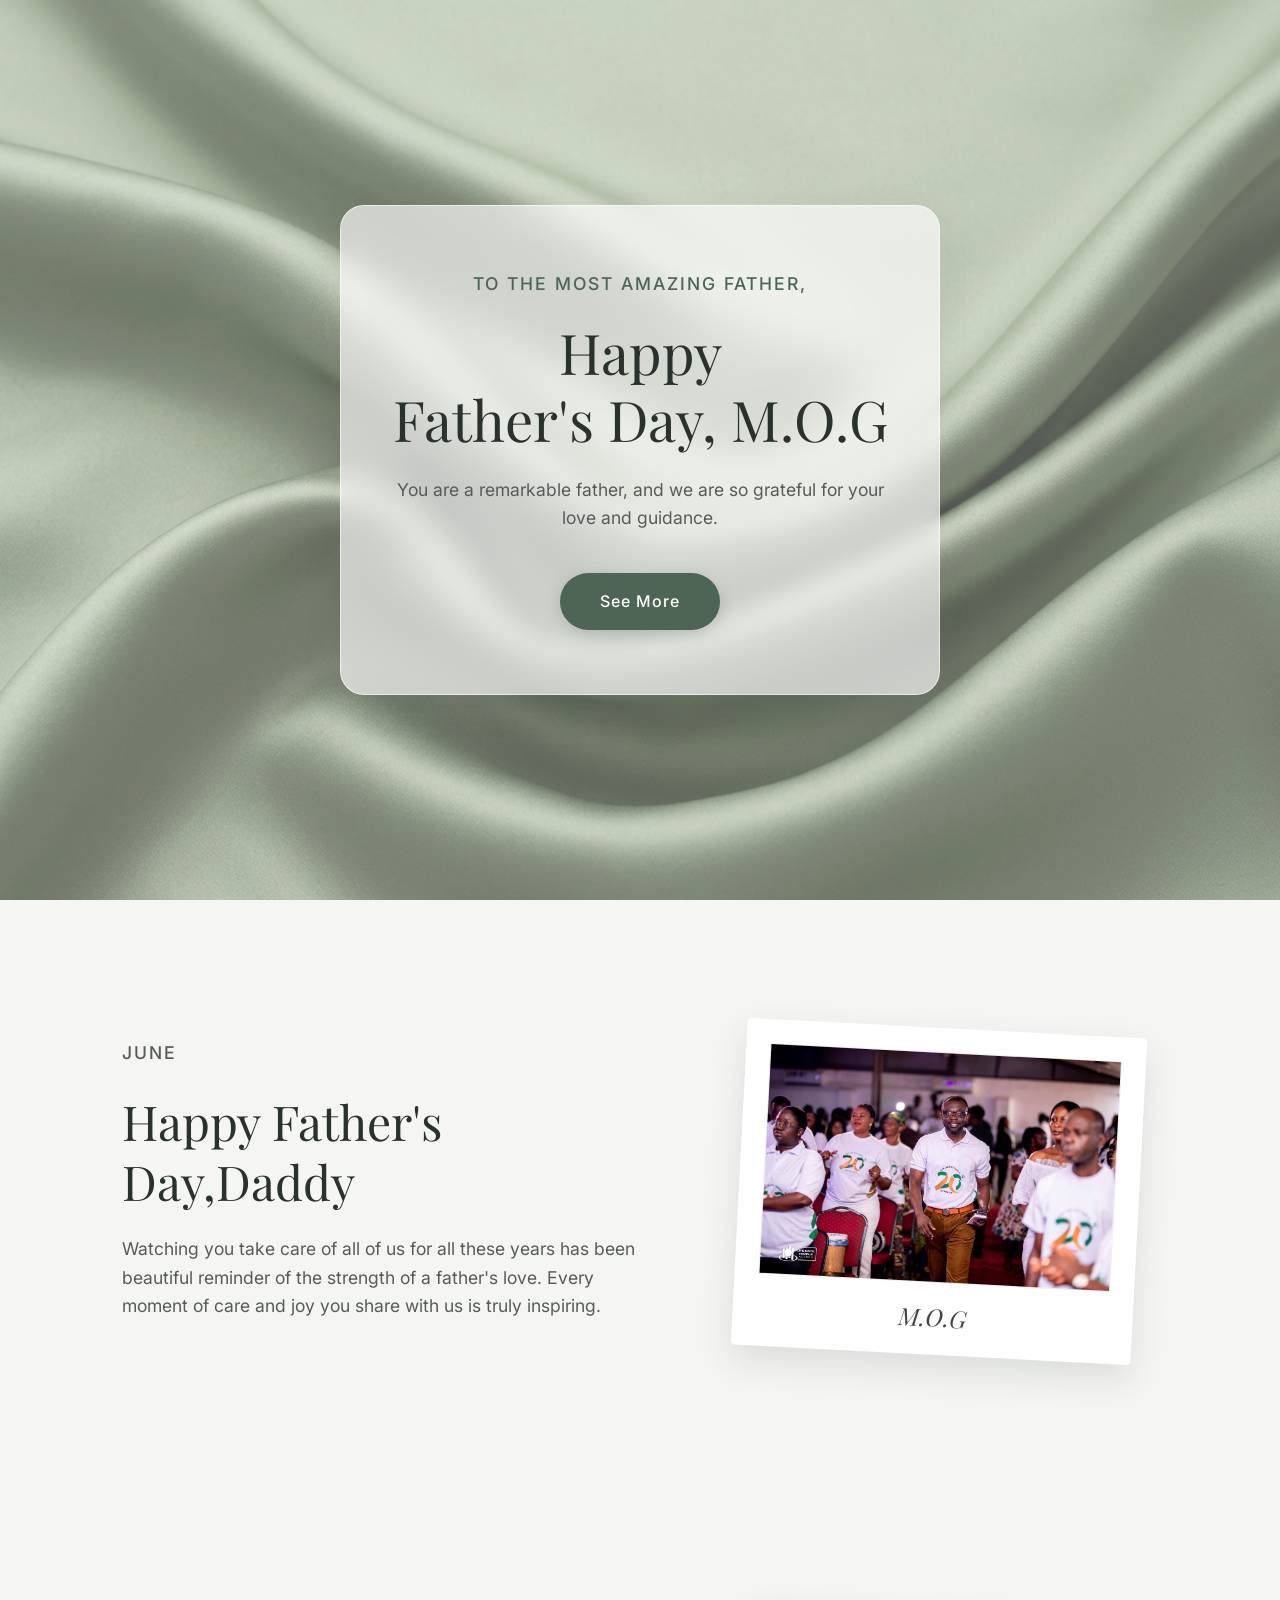
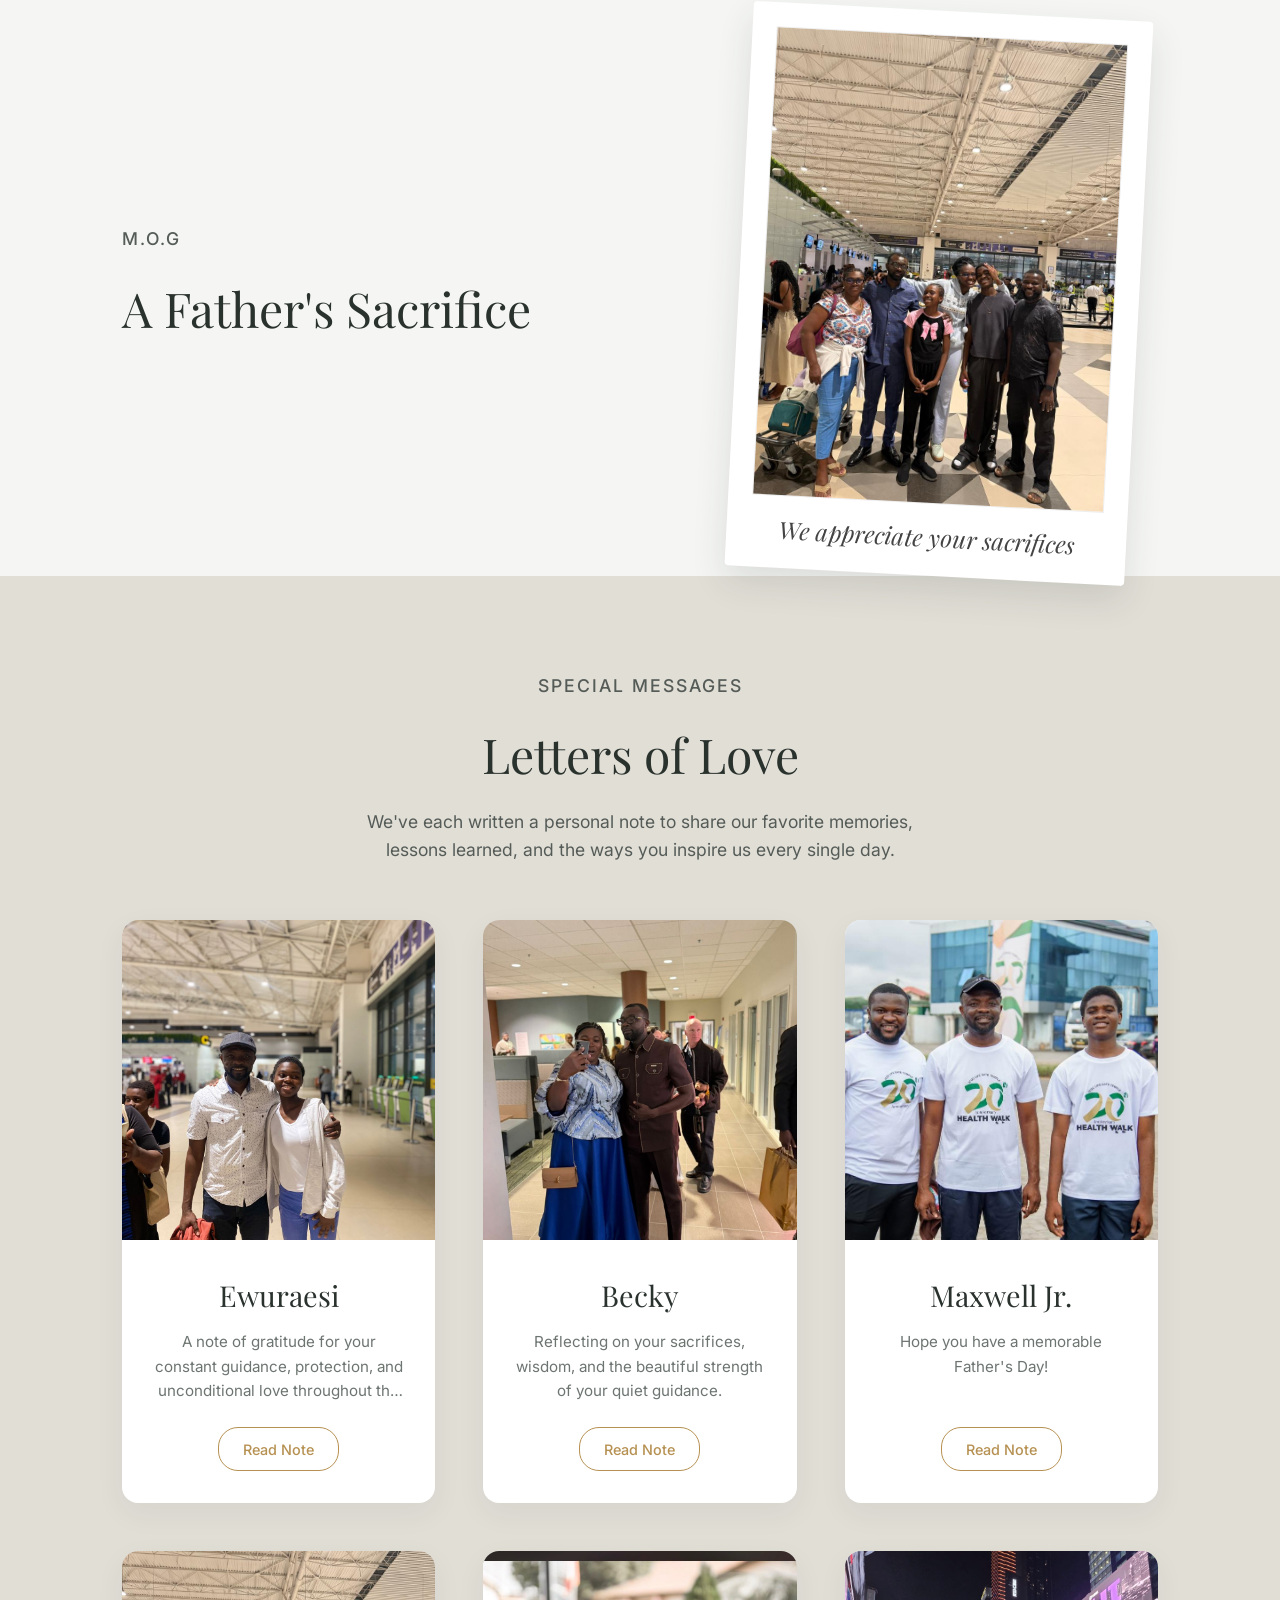
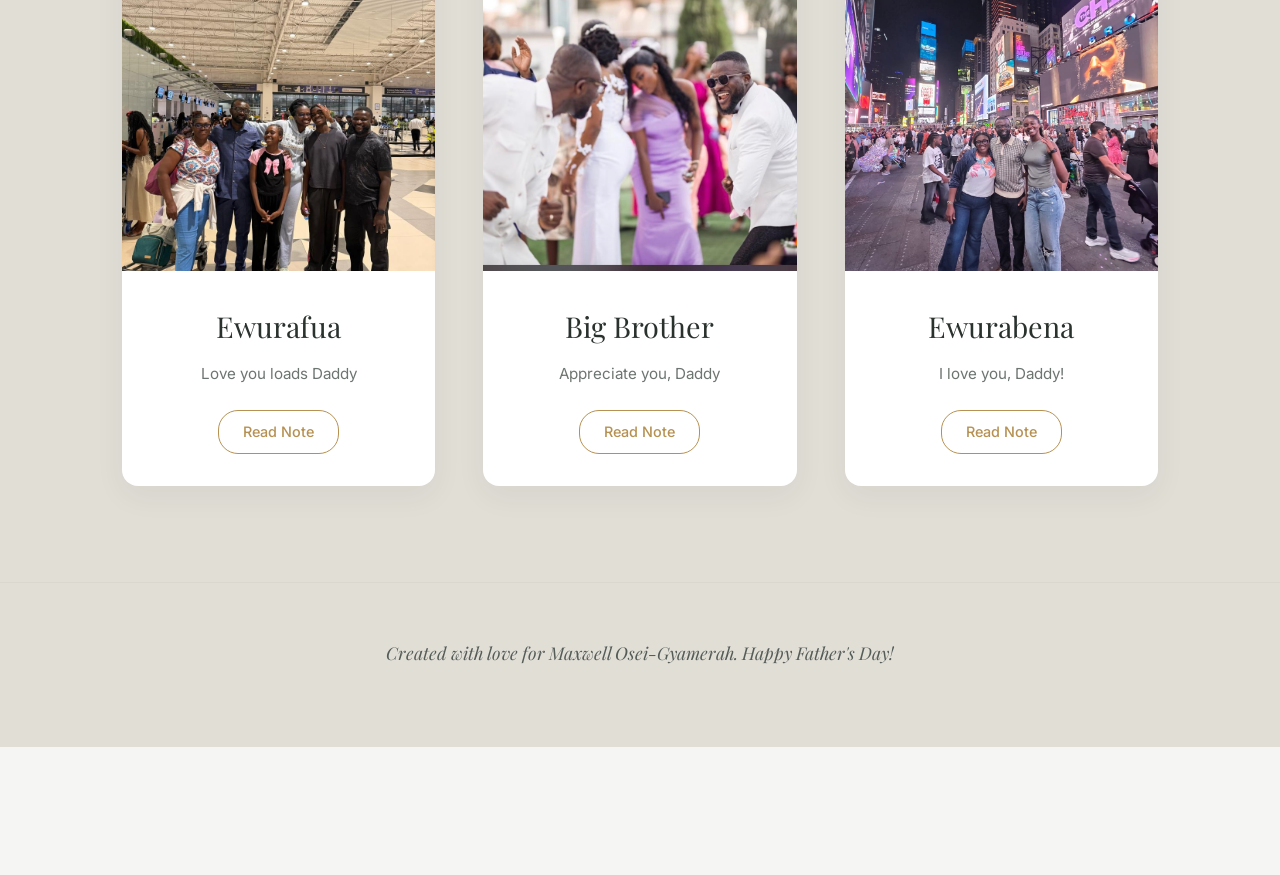
<file: Father's love/index.html>
<!DOCTYPE html>
<html lang="en">

<head>
    <meta charset="UTF-8">
    <meta name="viewport" content="width=device-width, initial-scale=1.0">
    <meta name="description" content="A special Father's Day website for a wonderful father">
    <title>Happy Father's Day!</title>
    <link rel="preconnect" href="https://fonts.googleapis.com">
    <link rel="preconnect" href="https://fonts.gstatic.com" crossorigin>
    <link href="https://fonts.googleapis.com/css2?family=Inter:wght@300;400;500&family=Playfair+Display:ital,wght@0,400;0,600;1,400&display=swap" rel="stylesheet">
    <link rel="stylesheet" href="style.css">
</head>

<body>
    <!-- Hero Section -->
    <div class="hero">
        <div class="hero-content fade-in-element">
            <!-- Customization note: You can change the subtitle below -->
            <p class="subtitle">To the most amazing father,</p>
            <!-- Customization note: Change "David" to the father's name -->
            <h1>Happy <br>Father's Day, M.O.G</h1>
            <p class="hero-text">You are a remarkable father, and we are so grateful for your love and guidance.</p>
            <a href="#delwin" class="btn-scroll">See More</a>
        </div>
    </div>

    <!-- Polaroid Baby Section -->
    <section id="delwin" class="section delwin-section">
        <div class="container">
            <div class="content-split fade-in-element">
                <div class="text-content">
                    <!-- Customization note: Change the month of birth below -->
                    <p class="date">June</p>
                    <!-- Customization note: Change "Delwin" to the child's name -->
                    <h2>Happy Father's Day,Daddy</h2>
                    <p>Watching you take care of all of us for all these years has been beautiful reminder of the strength of a father's love. Every moment of care and joy you share with us is truly inspiring.</p>
                </div>
                <div class="image-content">
                    <div class="image-frame polaroid">
                        <img src="images/Fathersolo.JPEG" alt="Baby Delwin photo">
                        <!-- Customization note: Change child name in the caption below -->
                        <div class="caption">M.O.G</div>
                    </div>
                </div> 
            </div>
        </div>
    </section>

   

    <!-- Polaroid Baby Section -->
    <section id="delwin" class="section delwin-section">
        <div class="container">
            <div class="content-split fade-in-element">
                <div class="text-content">
                   
                    <p class="date">M.O.G</p>
                    
                    <h2>A Father's Sacrifice</h2>
                    <p></p>
                </div>
                <div class="image-content">
                    <div class="image-frame polaroid">
                        <img src="images/Familyairport.JPG" alt="Baby Delwin photo">
                        <!-- Customization note: Change child name in the caption below -->
                        <div class="caption">We appreciate your sacrifices</div>
                    </div>
                </div> 
            </div>
        </div>
    <!-- Sibling Notes Grid Section -->
    <section class="section sibling-section">
        <div class="container fade-in-element">
            <div style="text-align: center; margin-bottom: 3rem;">
                <p class="date">Special Messages</p>
                <h2>Letters of Love</h2>
                <p style="max-width: 600px; margin-inline: auto;">We've each written a personal note to share our favorite memories, lessons learned, and the ways you inspire us every single day.</p>
            </div>
            
            <div class="sibling-grid">
                <!-- Ewuraesi Card -->
                <a href="sibling-ewuraesi.html" class="sibling-card">
                    <div class="sibling-card-img-wrapper">
                        <img src="images/Ewuraesi.jpg" alt="Ewuraesi and Family">
                    </div>
                    <div class="sibling-card-content">
                        <h3>Ewuraesi</h3>
                        <p>A note of gratitude for your constant guidance, protection, and unconditional love throughout the years.</p>
                        <span class="btn-read">Read Note</span>
                    </div>
                </a>

                <!-- Becky Card -->
                <a href="Becky.html" class="sibling-card">
                    <div class="sibling-card-img-wrapper">
                        <img src="images/husbandandWife.JPG" alt="Husband and wife">
                    </div>
                    <div class="sibling-card-content">
                        <h3>Becky</h3>
                        <p>Reflecting on your sacrifices, wisdom, and the beautiful strength of your quiet guidance.</p>
                        <span class="btn-read">Read Note</span>
                    </div>
                </a>


                <!-- Maxwell Jr Card -->
                <a href="Maxwell Jr.html" class="sibling-card">
                    <div class="sibling-card-img-wrapper">
                        <img src="images/maxwelljr.jpg" alt="Husband and wife">
                    </div>
                    <div class="sibling-card-content">
                        <h3>Maxwell Jr.</h3>
                        <p>Hope you have a memorable Father's Day!</p>
                        <span class="btn-read">Read Note</span>
                    </div>
                </a>

                <!-- Ewurafua Card -->
                <a href="Ewurafua.html" class="sibling-card">
                    <div class="sibling-card-img-wrapper">
                        <img src="images/Familyairport.JPG" alt="Father and daughter">
                    </div>
                    <div class="sibling-card-content">
                        <h3>Ewurafua</h3>
                        <p>Love you loads Daddy</p>
                        <span class="btn-read">Read Note</span>
                    </div>
                </a>

                <!-- Big Brother Card -->
                <a href="BigBro.html" class="sibling-card">
                    <div class="sibling-card-img-wrapper">
                        <img src="images/fatherandson.JPEG" alt="Father and son">
                    </div>
                    <div class="sibling-card-content">
                        <h3>Big Brother</h3>
                        <p>Appreciate you, Daddy</p>
                        <span class="btn-read">Read Note</span>
                    </div>
                </a> 

                <!-- Ewurabena Card -->
                <a href="Ewurabena.html" class="sibling-card">
                    <div class="sibling-card-img-wrapper">
                        <img src="images/Ewurabena.JPG" alt="Family Photo">
                    </div>
                    <div class="sibling-card-content">
                        <h3>Ewurabena</h3>
                        <p>I love you, Daddy!</p>
                        <span class="btn-read">Read Note</span>
                    </div>
                </a>
            </div>
        </div>
    </section>

    <!-- Footer -->
    <footer>
        <!-- Customization note: Change name below -->
        <p>Created with love for Maxwell Osei-Gyamerah. Happy Father's Day!</p>
    </footer>

    <script src="script.js"></script>
</body>

</html>
</file>
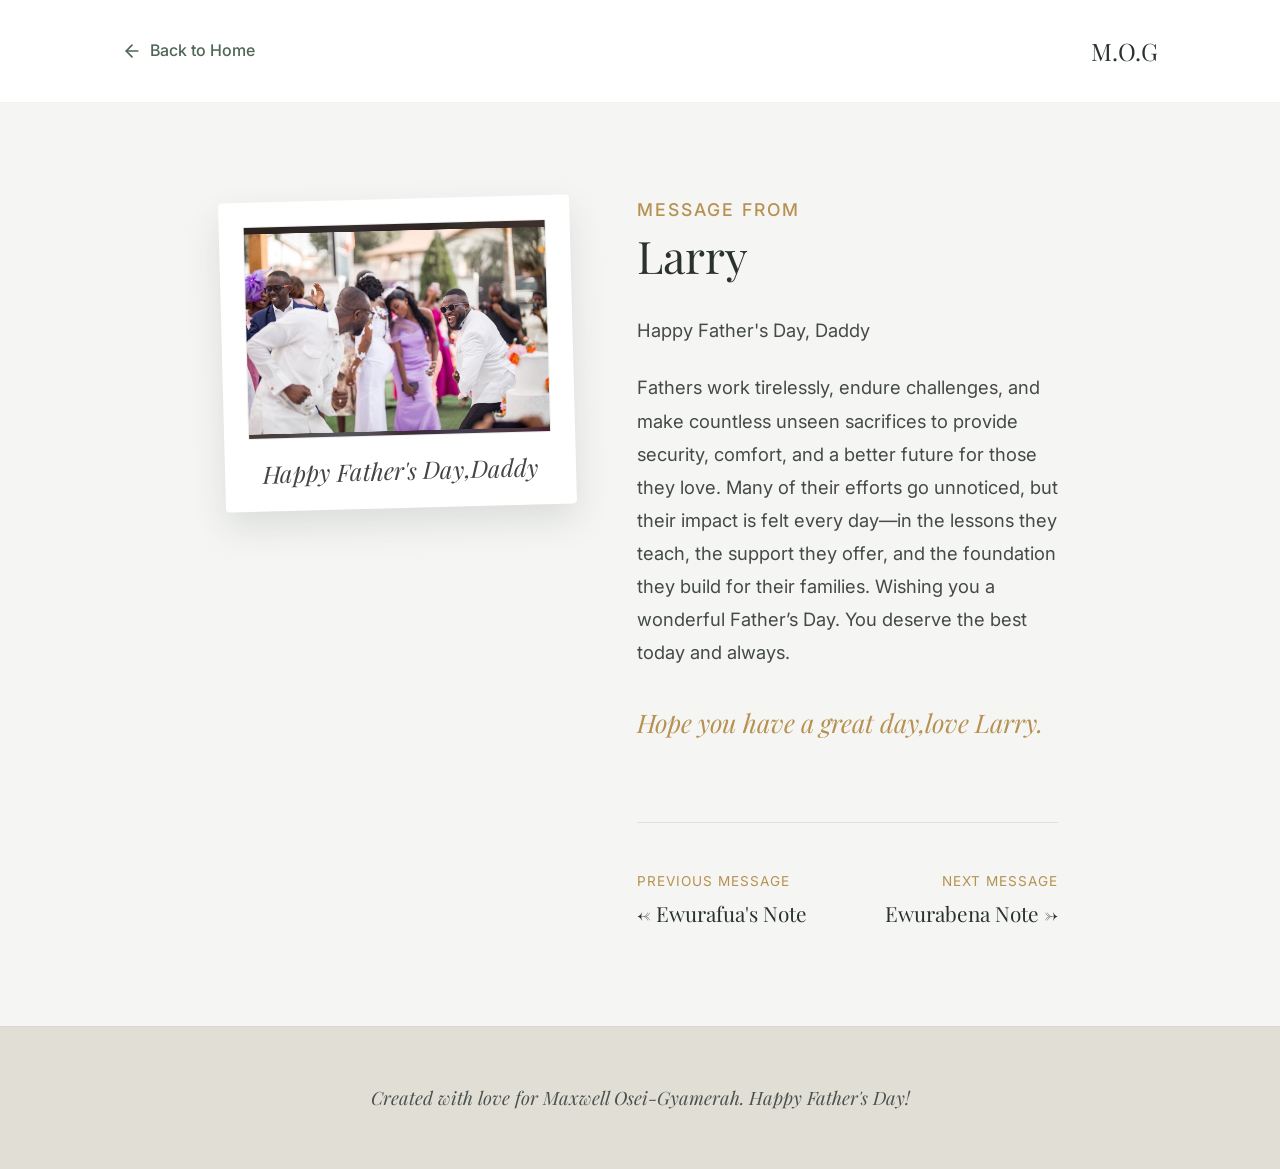
<file: Father's love/BigBro.html>
<!DOCTYPE html>
<html lang="en">

<head>
    <meta charset="UTF-8">
    <meta name="viewport" content="width=device-width, initial-scale=1.0">
    <meta name="description" content="A note from Delwin - Happy Father's Day">
    <title>Big Bro's Note | Happy Father's Day</title>
    <link rel="preconnect" href="https://fonts.googleapis.com">
    <link rel="preconnect" href="https://fonts.gstatic.com" crossorigin>
    <link href="https://fonts.googleapis.com/css2?family=Inter:wght@300;400;500&family=Playfair+Display:ital,wght@0,400;0,600;1,400&display=swap" rel="stylesheet">
    <link rel="stylesheet" href="style.css">
</head>

<body>
    <!-- Sibling Header -->
    <header class="sibling-page-header">
        <div class="container">
            <a href="index.html" class="back-btn">
                <svg width="20" height="20" viewBox="0 0 24 24" fill="none" stroke="currentColor" stroke-width="2" stroke-linecap="round" stroke-linejoin="round">
                    <line x1="19" y1="12" x2="5" y2="12"></line>
                    <polyline points="12 19 5 12 12 5"></polyline>
                </svg>
                Back to Home
            </a>
            <span class="sibling-page-title">M.O.G</span>
        </div>
    </header>

    <!-- Sibling Detail Section -->
    <section class="sibling-detail-section">
        <div class="container sibling-note-container">
            <div class="sibling-note-wrapper">
                <!-- Image Side -->
                <div class="sibling-note-image fade-in-element">
                    <div class="image-frame polaroid">
                        <img src="images/fatherandson.JPEG" alt="Father and son">
                        <div class="caption">Happy Father's Day,Daddy</div>
                    </div>
                </div>

                <!-- Text Note Side -->
                <div class="sibling-note-text fade-in-element">
                    <h2>
                        <span>Message from</span>
                        Larry
                    </h2>
                    <p class="note-paragraph">Happy Father's Day, Daddy</p>
                    <p class="note-paragraph">
Fathers work tirelessly, endure challenges, and make countless unseen sacrifices to provide security, comfort, and a better future for those they love. Many of their efforts go unnoticed, but their impact is felt every day—in the lessons they teach, the support they offer, and the foundation they build for their families.

Wishing you a wonderful Father’s Day. You deserve the best today and always. 
</p>

                    <p class="signature">Hope you have a great day,love Larry.</p>
                    <!-- Sequence Pagination -->
                    <div class="sibling-pagination">
                        <a href="Ewurafua.html" class="pagination-link">
                            <span>Previous Message</span>
                            <strong>&larr; Ewurafua's Note</strong>
                        </a>
                        <a href="Ewurabena.html" class="pagination-link next">
                            <span>Next Message</span>
                            <strong>Ewurabena Note &rarr;</strong>
                        </a>
                    </div>
                </div>
            </div>
        </div>
    </section>

    <!-- Footer -->
    <footer>
        <p>Created with love for Maxwell Osei-Gyamerah. Happy Father's Day!</p>
    </footer>

    <script src="script.js"></script>
</body>

</html>
</file>
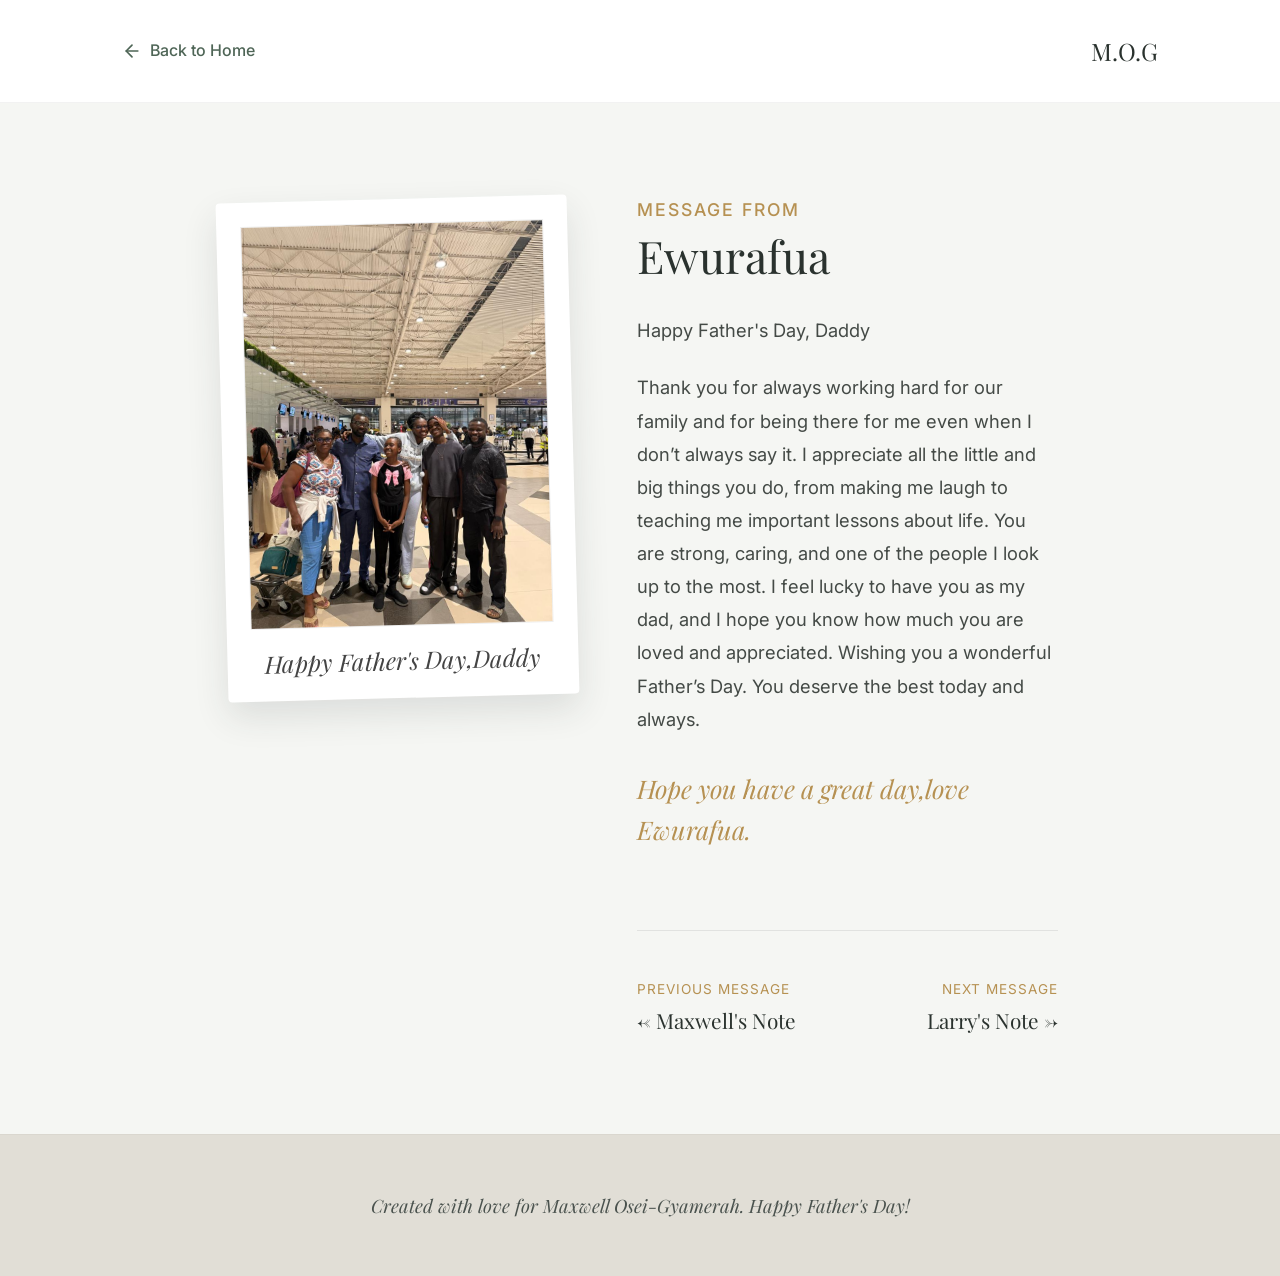
<file: Father's love/Ewurafua.html>
<!DOCTYPE html>
<html lang="en">

<head>
    <meta charset="UTF-8">
    <meta name="viewport" content="width=device-width, initial-scale=1.0">
    <meta name="description" content="A note from Delwin - Happy Father's Day">
    <title>Delwin's Note | Happy Father's Day</title>
    <link rel="preconnect" href="https://fonts.googleapis.com">
    <link rel="preconnect" href="https://fonts.gstatic.com" crossorigin>
    <link href="https://fonts.googleapis.com/css2?family=Inter:wght@300;400;500&family=Playfair+Display:ital,wght@0,400;0,600;1,400&display=swap" rel="stylesheet">
    <link rel="stylesheet" href="style.css">
</head>

<body>
    <!-- Sibling Header -->
    <header class="sibling-page-header">
        <div class="container">
            <a href="index.html" class="back-btn">
                <svg width="20" height="20" viewBox="0 0 24 24" fill="none" stroke="currentColor" stroke-width="2" stroke-linecap="round" stroke-linejoin="round">
                    <line x1="19" y1="12" x2="5" y2="12"></line>
                    <polyline points="12 19 5 12 12 5"></polyline>
                </svg>
                Back to Home
            </a>
            <span class="sibling-page-title">M.O.G</span>
        </div>
    </header>

    <!-- Sibling Detail Section -->
    <section class="sibling-detail-section">
        <div class="container sibling-note-container">
            <div class="sibling-note-wrapper">
                <!-- Image Side -->
                <div class="sibling-note-image fade-in-element">
                    <div class="image-frame polaroid">
                        <img src="images/Familyairport.JPG" alt="Father and daughter">
                        <div class="caption">Happy Father's Day,Daddy</div>
                    </div>
                </div>

                <!-- Text Note Side -->
                <div class="sibling-note-text fade-in-element">
                    <h2>
                        <span>Message from</span>
                        Ewurafua
                    </h2>
                    <p class="note-paragraph">Happy Father's Day, Daddy</p>
                    <p class="note-paragraph">
Thank you for always working hard for our family and for being there for me even when I don’t always say it. I appreciate all the little and big things you do, from making me laugh to teaching me important lessons about life.

You are strong, caring, and one of the people I look up to the most. I feel lucky to have you as my dad, and I hope you know how much you are loved and appreciated.

Wishing you a wonderful Father’s Day. You deserve the best today and always. 
</p>

                    <p class="signature">Hope you have a great day,love Ewurafua.</p>
                    <!-- Sequence Pagination -->
                    <div class="sibling-pagination">
                        <a href="Maxwell Jr.html" class="pagination-link">
                            <span>Previous Message</span>
                            <strong>&larr; Maxwell's Note</strong>
                        </a>
                        <a href="BigBro.html" class="pagination-link next">
                            <span>Next Message</span>
                            <strong>Larry's Note &rarr;</strong>
                        </a>
                    </div>
                </div>
            </div>
        </div>
    </section>

    <!-- Footer -->
    <footer>
        <p>Created with love for Maxwell Osei-Gyamerah. Happy Father's Day!</p>
    </footer>

    <script src="script.js"></script>
</body>

</html>
</file>
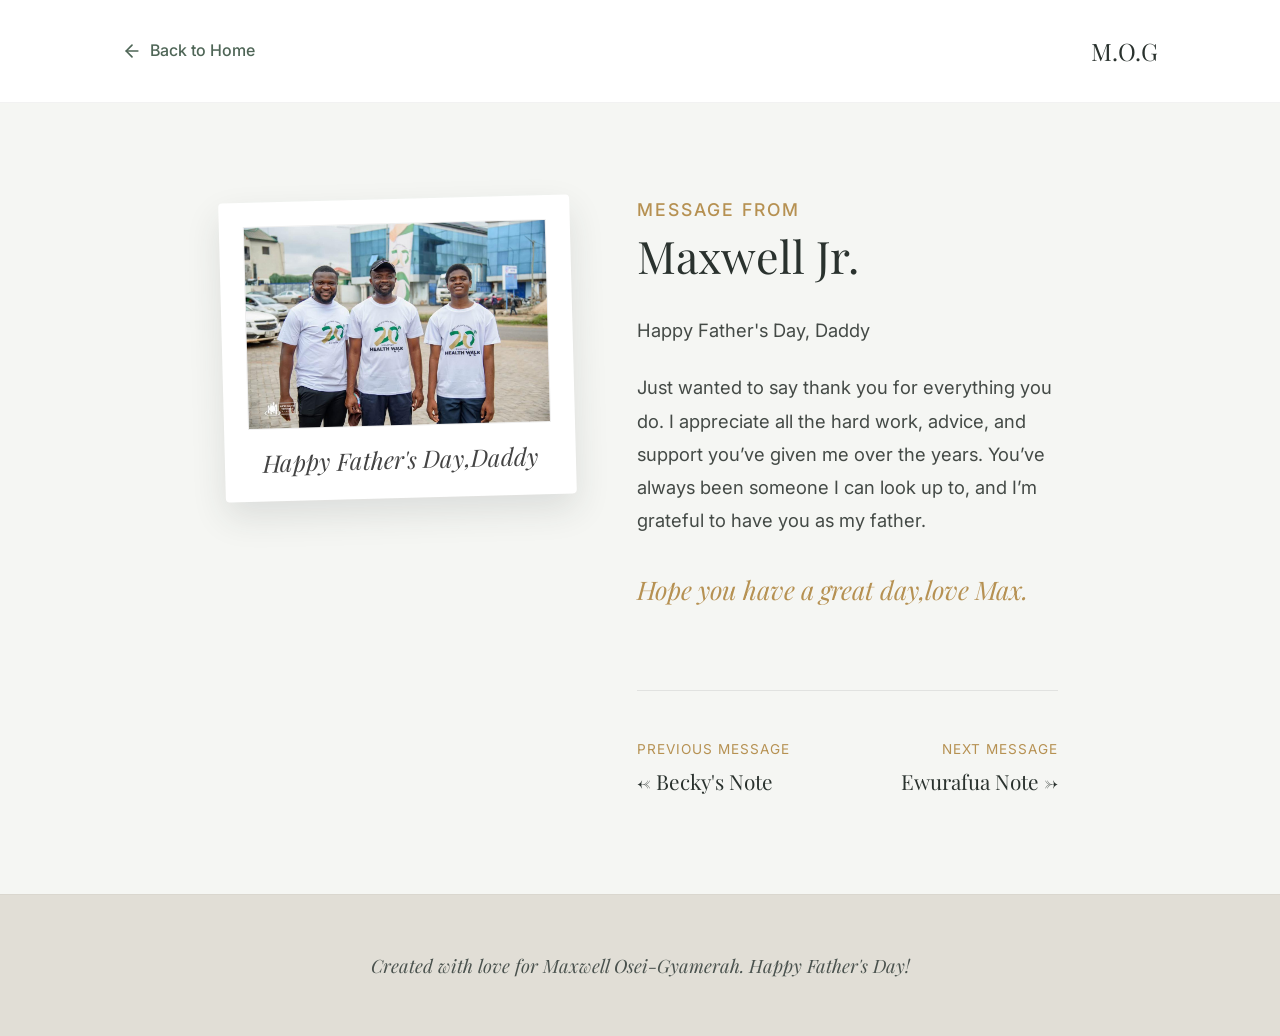
<file: Father's love/Maxwell Jr.html>
<!DOCTYPE html>
<html lang="en">

<head>
    <meta charset="UTF-8">
    <meta name="viewport" content="width=device-width, initial-scale=1.0">
    <meta name="description" content="A note from Delwin - Happy Father's Day">
    <title>Delwin's Note | Happy Father's Day</title>
    <link rel="preconnect" href="https://fonts.googleapis.com">
    <link rel="preconnect" href="https://fonts.gstatic.com" crossorigin>
    <link href="https://fonts.googleapis.com/css2?family=Inter:wght@300;400;500&family=Playfair+Display:ital,wght@0,400;0,600;1,400&display=swap" rel="stylesheet">
    <link rel="stylesheet" href="style.css">
</head>

<body>
    <!-- Sibling Header -->
    <header class="sibling-page-header">
        <div class="container">
            <a href="index.html" class="back-btn">
                <svg width="20" height="20" viewBox="0 0 24 24" fill="none" stroke="currentColor" stroke-width="2" stroke-linecap="round" stroke-linejoin="round">
                    <line x1="19" y1="12" x2="5" y2="12"></line>
                    <polyline points="12 19 5 12 12 5"></polyline>
                </svg>
                Back to Home
            </a>
            <span class="sibling-page-title">M.O.G</span>
        </div>
    </header>

    <!-- Sibling Detail Section -->
    <section class="sibling-detail-section">
        <div class="container sibling-note-container">
            <div class="sibling-note-wrapper">
                <!-- Image Side -->
                <div class="sibling-note-image fade-in-element">
                    <div class="image-frame polaroid">
                        <img src="images/maxwelljr.jpg" alt="Husband and wife">
                        <div class="caption">Happy Father's Day,Daddy</div>
                    </div>
                </div>

                <!-- Text Note Side -->
                <div class="sibling-note-text fade-in-element">
                    <h2>
                        <span>Message from</span>
                        Maxwell Jr.
                    </h2>
                    <p class="note-paragraph">Happy Father's Day, Daddy</p>
                    <p class="note-paragraph">Just wanted to say thank you for everything you do. I appreciate all the hard work, advice, and support you’ve given me over the years. You’ve always been someone I can look up to, and I’m grateful to have you as my father.
</p>

                    <p class="signature">Hope you have a great day,love Max.</p>
                    <!-- Sequence Pagination -->
                    <div class="sibling-pagination">
                        <a href="Becky.html" class="pagination-link">
                            <span>Previous Message</span>
                            <strong>&larr; Becky's Note</strong>
                        </a>
                        <a href="Ewurafua.html" class="pagination-link next">
                            <span>Next Message</span>
                            <strong>Ewurafua Note &rarr;</strong>
                        </a>
                    </div>
                </div>
            </div>
        </div>
    </section>

    <!-- Footer -->
    <footer>
        <p>Created with love for Maxwell Osei-Gyamerah. Happy Father's Day!</p>
    </footer>

    <script src="script.js"></script>
</body>

</html>
</file>
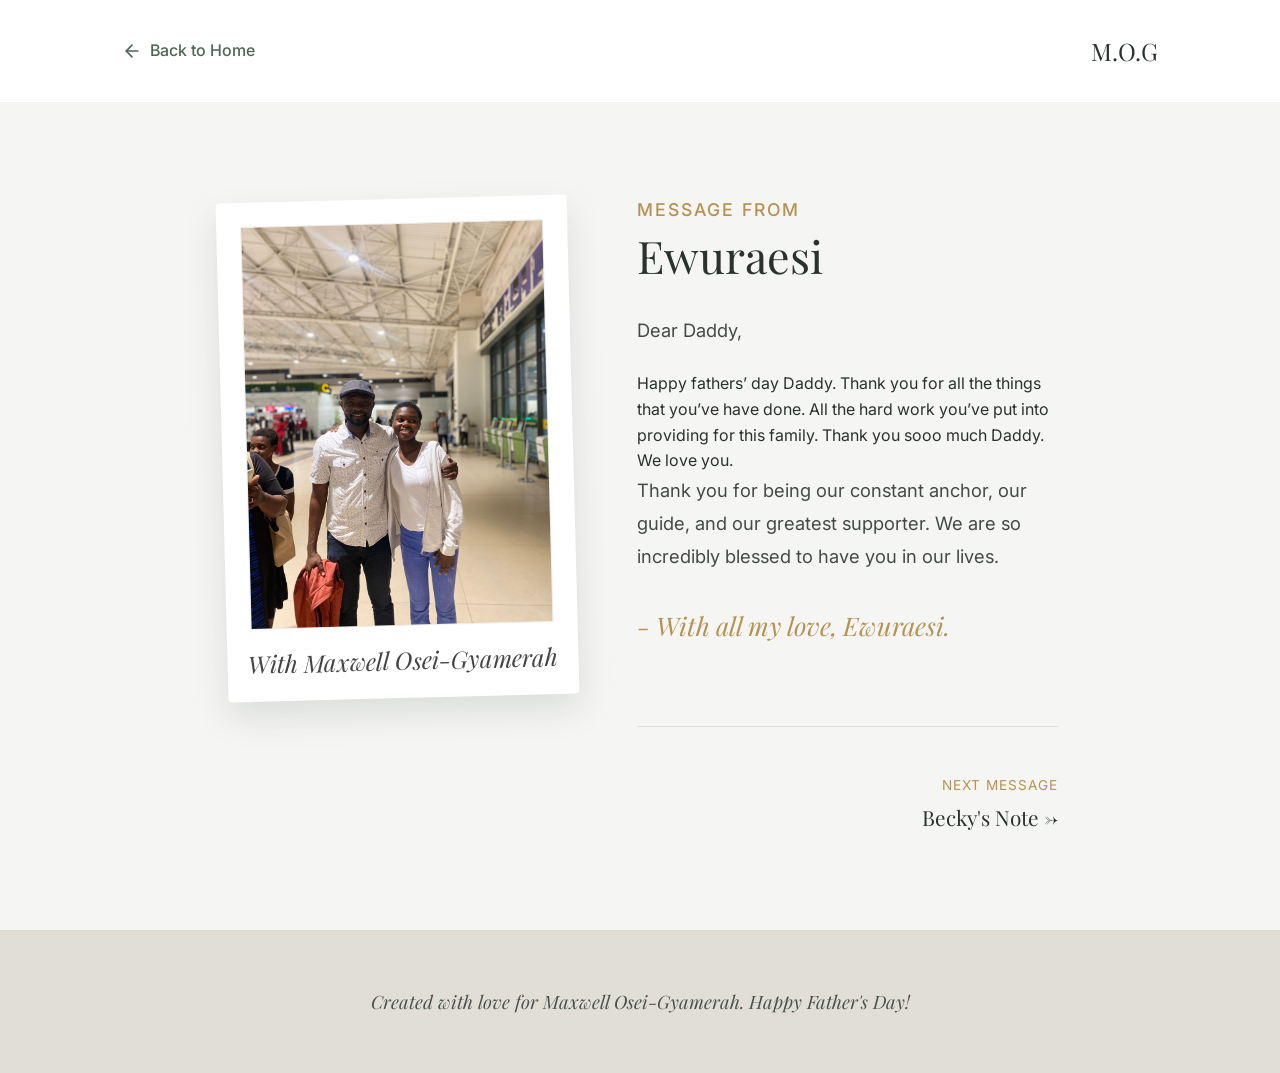
<file: Father's love/sibling-ewuraesi.html>
<!DOCTYPE html>
<html lang="en">

<head>
    <meta charset="UTF-8">
    <meta name="viewport" content="width=device-width, initial-scale=1.0">
    <meta name="description" content="A note from Ewuraesi - Happy Father's Day">
    <title>Ewuraesi's Note | Happy Father's Day</title>
    <link rel="preconnect" href="https://fonts.googleapis.com">
    <link rel="preconnect" href="https://fonts.gstatic.com" crossorigin>
    <link href="https://fonts.googleapis.com/css2?family=Inter:wght@300;400;500&family=Playfair+Display:ital,wght@0,400;0,600;1,400&display=swap" rel="stylesheet">
    <link rel="stylesheet" href="style.css">
</head>

<body>
    <!-- Sibling Header -->
    <header class="sibling-page-header">
        <div class="container">
            <a href="index.html" class="back-btn">
                <svg width="20" height="20" viewBox="0 0 24 24" fill="none" stroke="currentColor" stroke-width="2" stroke-linecap="round" stroke-linejoin="round">
                    <line x1="19" y1="12" x2="5" y2="12"></line>
                    <polyline points="12 19 5 12 12 5"></polyline>
                </svg>
                Back to Home
            </a>
            <span class="sibling-page-title">M.O.G</span>
        </div>
    </header>

    <!-- Sibling Detail Section -->
    <section class="sibling-detail-section">
        <div class="container sibling-note-container">
            <div class="sibling-note-wrapper">
                <!-- Image Side -->
                <div class="sibling-note-image fade-in-element">
                    <div class="image-frame polaroid">
                        <img src="images/Ewuraesi.jpg" alt="Ewuraesi and Family">
                        <div class="caption">With Maxwell Osei-Gyamerah</div>
                    </div>
                </div>

                <!-- Text Note Side -->
                <div class="sibling-note-text fade-in-element">
                    <h2>
                        <span>Message from</span>
                        Ewuraesi
                    </h2>
                    <p class="note-paragraph">Dear Daddy,</p>
                    <p class="note-paragraph"><p>Happy fathers’ day Daddy. Thank you for all the things that you’ve have done. All the hard work you’ve put into providing for this family. Thank you sooo much Daddy. We love you.</p>
                    <p class="note-paragraph">Thank you for being our constant anchor, our guide, and our greatest supporter. We are so incredibly blessed to have you in our lives.</p>
                    <p class="signature">- With all my love, Ewuraesi.</p>

                    <!-- Sequence Pagination -->
                    <div class="sibling-pagination">
                        <div>
                            <!-- Empty spacer -->
                        </div>
                        <a href="Becky.html" class="pagination-link next">
                            <span>Next Message</span>
                            <strong> Becky's  Note &rarr;</strong>
                        </a>
                    </div>
                </div>
            </div>
        </div>
    </section>

    <!-- Footer -->
    <footer>
        <p>Created with love for Maxwell Osei-Gyamerah. Happy Father's Day!</p>
    </footer>

    <script src="script.js"></script>
</body>

</html>
</file>
<file: Father's love/style.css>
:root {
    --color-bg: #f5f6f3;
    --color-text: #2a322e;
    --color-primary: #b69152;
    --color-secondary: #e1ded6;
    --color-accent: #4e6556;
    --font-heading: 'Playfair Display', serif;
    --font-body: 'Inter', sans-serif;
}

* {
    margin: 0;
    padding: 0;
    box-sizing: border-box;
    scroll-behavior: smooth;
}

body {
    font-family: var(--font-body);
    background-color: var(--color-bg);
    color: var(--color-text);
    line-height: 1.6;
    overflow-x: hidden;
}

h1, h2, h3 {
    font-family: var(--font-heading);
    font-weight: 400;
    margin-bottom: 1rem;
}

.container {
    max-width: 1100px;
    margin-inline: auto;
    padding-inline: 2rem;
}

/* Hero Section */
.hero {
    height: 100vh;
    background-image: url('images/bg.png');
    background-size: cover;
    background-position: center;
    background-attachment: fixed;
    display: flex;
    align-items: center;
    justify-content: center;
    text-align: center;
    position: relative;
    padding: 2rem;
}

.hero::after {
    content: '';
    position: absolute;
    inset: 0;
    background: rgba(245, 246, 243, 0.35);
    z-index: 1;
}

.hero-content {
    position: relative;
    z-index: 2;
    background: rgba(255, 255, 255, 0.65);
    backdrop-filter: blur(12px);
    -webkit-backdrop-filter: blur(12px);
    padding: 4rem 3rem;
    border-radius: 24px;
    box-shadow: 0 10px 40px rgba(42, 50, 46, 0.08);
    max-width: 600px;
    border: 1px solid rgba(255, 255, 255, 0.6);
    animation: fadeInUp 1.5s cubic-bezier(0.16, 1, 0.3, 1) forwards;
}

.subtitle {
    font-size: 1.1rem;
    color: var(--color-accent);
    text-transform: uppercase;
    letter-spacing: 2px;
    margin-bottom: 1.25rem;
    font-weight: 500;
}

.hero h1 {
    font-size: 3.5rem;
    line-height: 1.2;
    color: var(--color-text);
    margin-bottom: 1.5rem;
}

.hero-text {
    font-size: 1.1rem;
    color: #555c58;
    margin-bottom: 2.5rem;
}

.btn-scroll {
    display: inline-block;
    padding: 1rem 2.5rem;
    background-color: var(--color-accent);
    color: #fff;
    text-decoration: none;
    border-radius: 30px;
    font-weight: 500;
    letter-spacing: 1px;
    transition: all 0.3s cubic-bezier(0.16, 1, 0.3, 1);
    box-shadow: 0 4px 15px rgba(78, 101, 86, 0.25);
}

.btn-scroll:hover {
    background-color: #3b4d41;
    transform: translateY(-2px);
    box-shadow: 0 6px 20px rgba(78, 101, 86, 0.35);
}

/* Sections */
.section {
    padding-block: 8rem;
}

.content-split {
    display: flex;
    align-items: center;
    justify-content: space-between;
    gap: 4rem;
}

.content-split.reverse {
    flex-direction: row-reverse;
}

.text-content {
    flex: 1.1;
}

.image-content {
    flex: 0.9;
    display: flex;
    justify-content: center;
}

.date {
    color: var(--color-primary);
    font-weight: 500;
    letter-spacing: 2px;
    text-transform: uppercase;
    margin-bottom: 0.5rem;
}

.section h2 {
    font-size: 3rem;
    color: var(--color-text);
    line-height: 1.25;
    margin-bottom: 1.5rem;
}

.section p {
    font-size: 1.1rem;
    color: #555c58;
    margin-bottom: 1.5rem;
}

.signature {
    font-family: var(--font-heading);
    font-style: italic;
    font-size: 1.6rem;
    color: var(--color-primary);
    margin-top: 2rem;
}

/* Polaroid Style */
.polaroid {
    background: #fff;
    padding: 1.5rem 1.5rem 4.5rem 1.5rem;
    box-shadow: 0 15px 35px rgba(42, 50, 46, 0.12);
    transform: rotate(3deg);
    transition: transform 0.5s cubic-bezier(0.16, 1, 0.3, 1), box-shadow 0.5s cubic-bezier(0.16, 1, 0.3, 1);
    position: relative;
    max-width: 400px;
    border-radius: 4px;
}

.polaroid:hover {
    transform: rotate(0deg) scale(1.03);
    box-shadow: 0 20px 45px rgba(42, 50, 46, 0.18);
}

.polaroid img {
    width: 100%;
    height: auto;
    display: block;
    border: 1px solid #eee;
}

.caption {
    font-family: 'Playfair Display', serif;
    font-style: italic;
    font-size: 1.5rem;
    text-align: center;
    position: absolute;
    bottom: 1.2rem;
    left: 0;
    width: 100%;
    color: #444;
}

.father-img {
    max-width: 100%;
    height: auto;
    border-radius: 16px;
    filter: drop-shadow(0 15px 35px rgba(42, 50, 46, 0.1));
    animation: float 7s ease-in-out infinite;
}

/* Animations */
@keyframes fadeInUp {
    from {
        opacity: 0;
        transform: translateY(30px);
    }
    to {
        opacity: 1;
        transform: translateY(0);
    }
}

@keyframes float {
    0% { transform: translateY(0px); }
    50% { transform: translateY(-12px); }
    100% { transform: translateY(0px); }
}

.fade-in-element {
    opacity: 0;
    transform: translateY(40px);
    transition: opacity 0.8s cubic-bezier(0.16, 1, 0.3, 1), transform 0.8s cubic-bezier(0.16, 1, 0.3, 1);
}

.fade-in-element.visible {
    opacity: 1;
    transform: translateY(0);
}

/* Footer */
footer {
    text-align: center;
    padding-block: 3.5rem;
    background-color: var(--color-secondary);
    color: #4a524e;
    font-family: var(--font-heading);
    font-style: italic;
    font-size: 1.15rem;
    border-top: 1px solid rgba(0,0,0,0.03);
}

/* Sibling Section & Grid */
.sibling-section {
    background-color: var(--color-secondary);
    padding-block: 6rem;
}

.sibling-grid {
    display: grid;
    grid-template-columns: repeat(auto-fit, minmax(280px, 1fr));
    gap: 3rem;
    margin-top: 3.5rem;
}

.sibling-card {
    background: #fff;
    border-radius: 16px;
    overflow: hidden;
    box-shadow: 0 10px 30px rgba(42, 50, 46, 0.06);
    transition: transform 0.4s cubic-bezier(0.16, 1, 0.3, 1), box-shadow 0.4s cubic-bezier(0.16, 1, 0.3, 1);
    text-decoration: none;
    color: inherit;
    display: flex;
    flex-direction: column;
}

.sibling-card:hover {
    transform: translateY(-8px);
    box-shadow: 0 15px 40px rgba(42, 50, 46, 0.12);
}

.sibling-card-img-wrapper {
    width: 100%;
    height: 320px;
    overflow: hidden;
    position: relative;
}

.sibling-card img {
    width: 100%;
    height: 100%;
    object-fit: cover;
    transition: transform 0.6s cubic-bezier(0.16, 1, 0.3, 1);
}

.sibling-card:hover img {
    transform: scale(1.05);
}

.sibling-card-content {
    padding: 2rem;
    text-align: center;
    display: flex;
    flex-direction: column;
    flex-grow: 1;
}

.sibling-card h3 {
    font-family: var(--font-heading);
    font-size: 1.8rem;
    color: var(--color-text);
    margin-bottom: 0.75rem;
}

.sibling-card p {
    font-size: 0.95rem;
    color: #6d7571;
    margin-bottom: 1.5rem;
    flex-grow: 1;
    display: -webkit-box;
    -webkit-line-clamp: 3;
    -webkit-box-orient: vertical;
    overflow: hidden;
}

.sibling-card .btn-read {
    align-self: center;
    padding: 0.6rem 1.5rem;
    border-radius: 20px;
    background-color: transparent;
    border: 1px solid var(--color-primary);
    color: var(--color-primary);
    font-size: 0.9rem;
    font-weight: 500;
    transition: all 0.3s ease;
}

.sibling-card:hover .btn-read {
    background-color: var(--color-primary);
    color: #fff;
}

/* Sibling Page Styles */
.sibling-page-header {
    padding-block: 2rem;
    background-color: #fff;
    border-bottom: 1px solid rgba(0, 0, 0, 0.05);
    position: sticky;
    top: 0;
    z-index: 100;
}

.sibling-page-header .container {
    display: flex;
    justify-content: space-between;
    align-items: center;
}

.back-btn {
    display: inline-flex;
    align-items: center;
    gap: 0.5rem;
    text-decoration: none;
    color: var(--color-accent);
    font-weight: 500;
    transition: transform 0.3s ease, color 0.3s ease;
}

.back-btn:hover {
    color: var(--color-primary);
    transform: translateX(-4px);
}

.sibling-page-title {
    font-family: var(--font-heading);
    font-size: 1.5rem;
    color: var(--color-text);
}

/* Sibling Detail Content */
.sibling-detail-section {
    padding-block: 6rem;
}

.sibling-note-container {
    max-width: 900px;
    margin-inline: auto;
}

.sibling-note-wrapper {
    display: flex;
    flex-direction: column;
    gap: 4rem;
}

@media (min-width: 769px) {
    .sibling-note-wrapper {
        flex-direction: row;
        align-items: flex-start;
    }
    .sibling-note-image {
        flex: 1;
        position: sticky;
        top: 120px;
    }
    .sibling-note-text {
        flex: 1.2;
    }
}

.sibling-note-image .polaroid {
    transform: rotate(-1.5deg);
    margin-inline: auto;
    width: 100%;
    max-width: 420px;
}

.sibling-note-text h2 {
    font-size: 2.8rem;
    color: var(--color-text);
    margin-bottom: 2rem;
    line-height: 1.2;
}

.sibling-note-text h2 span {
    display: block;
    font-size: 1.1rem;
    color: var(--color-primary);
    text-transform: uppercase;
    letter-spacing: 2px;
    margin-bottom: 0.5rem;
    font-family: var(--font-body);
    font-weight: 500;
}

.note-paragraph {
    font-size: 1.15rem;
    line-height: 1.8;
    color: #444a46;
    margin-bottom: 1.5rem;
}

/* Sibling Pagination Nav */
.sibling-pagination {
    margin-top: 5rem;
    padding-top: 3rem;
    border-top: 1px solid rgba(0, 0, 0, 0.08);
    display: flex;
    justify-content: space-between;
    align-items: center;
}

.pagination-link {
    text-decoration: none;
    color: var(--color-text);
    display: flex;
    flex-direction: column;
    transition: all 0.3s ease;
}

.pagination-link.next {
    text-align: right;
    align-items: flex-end;
}

.pagination-link span {
    font-size: 0.85rem;
    color: var(--color-primary);
    text-transform: uppercase;
    letter-spacing: 1px;
    margin-bottom: 0.25rem;
}

.pagination-link strong {
    font-family: var(--font-heading);
    font-size: 1.3rem;
    font-weight: 400;
    transition: color 0.3s ease;
}

.pagination-link:hover strong {
    color: var(--color-accent);
}

/* Responsive Styles */
@media (max-width: 768px) {
    .container {
        padding-inline: 1.5rem;
    }

    .hero {
        background-attachment: scroll; /* Prevents background stuttering on mobile iOS */
        padding: 1.5rem;
    }

    .hero-content {
        padding: 3rem 1.5rem;
        border-radius: 20px;
    }

    .hero h1 {
        font-size: 2.5rem;
    }
    
    .subtitle {
        font-size: 0.95rem;
        margin-bottom: 1rem;
    }

    .section {
        padding-block: 5rem;
    }

    .content-split, .content-split.reverse {
        flex-direction: column;
        text-align: center;
        gap: 3rem;
    }

    .section h2 {
        font-size: 2.25rem;
        margin-bottom: 1rem;
    }

    .polaroid {
        transform: rotate(0deg) !important;
        max-width: 90%;
        margin-inline: auto;
        padding: 1rem 1rem 3.5rem 1rem;
    }

    .father-img {
        max-width: 90%;
    }
    
    .signature {
        font-size: 1.35rem;
        margin-top: 1.5rem;
    }

    .sibling-grid {
        grid-template-columns: 1fr;
        gap: 2rem;
    }

    .sibling-note-image .polaroid {
        transform: rotate(0deg) !important;
    }

    .sibling-pagination {
        flex-direction: column;
        gap: 2rem;
        text-align: center;
    }

    .pagination-link.next {
        text-align: center;
        align-items: center;
    }
}
</file>
